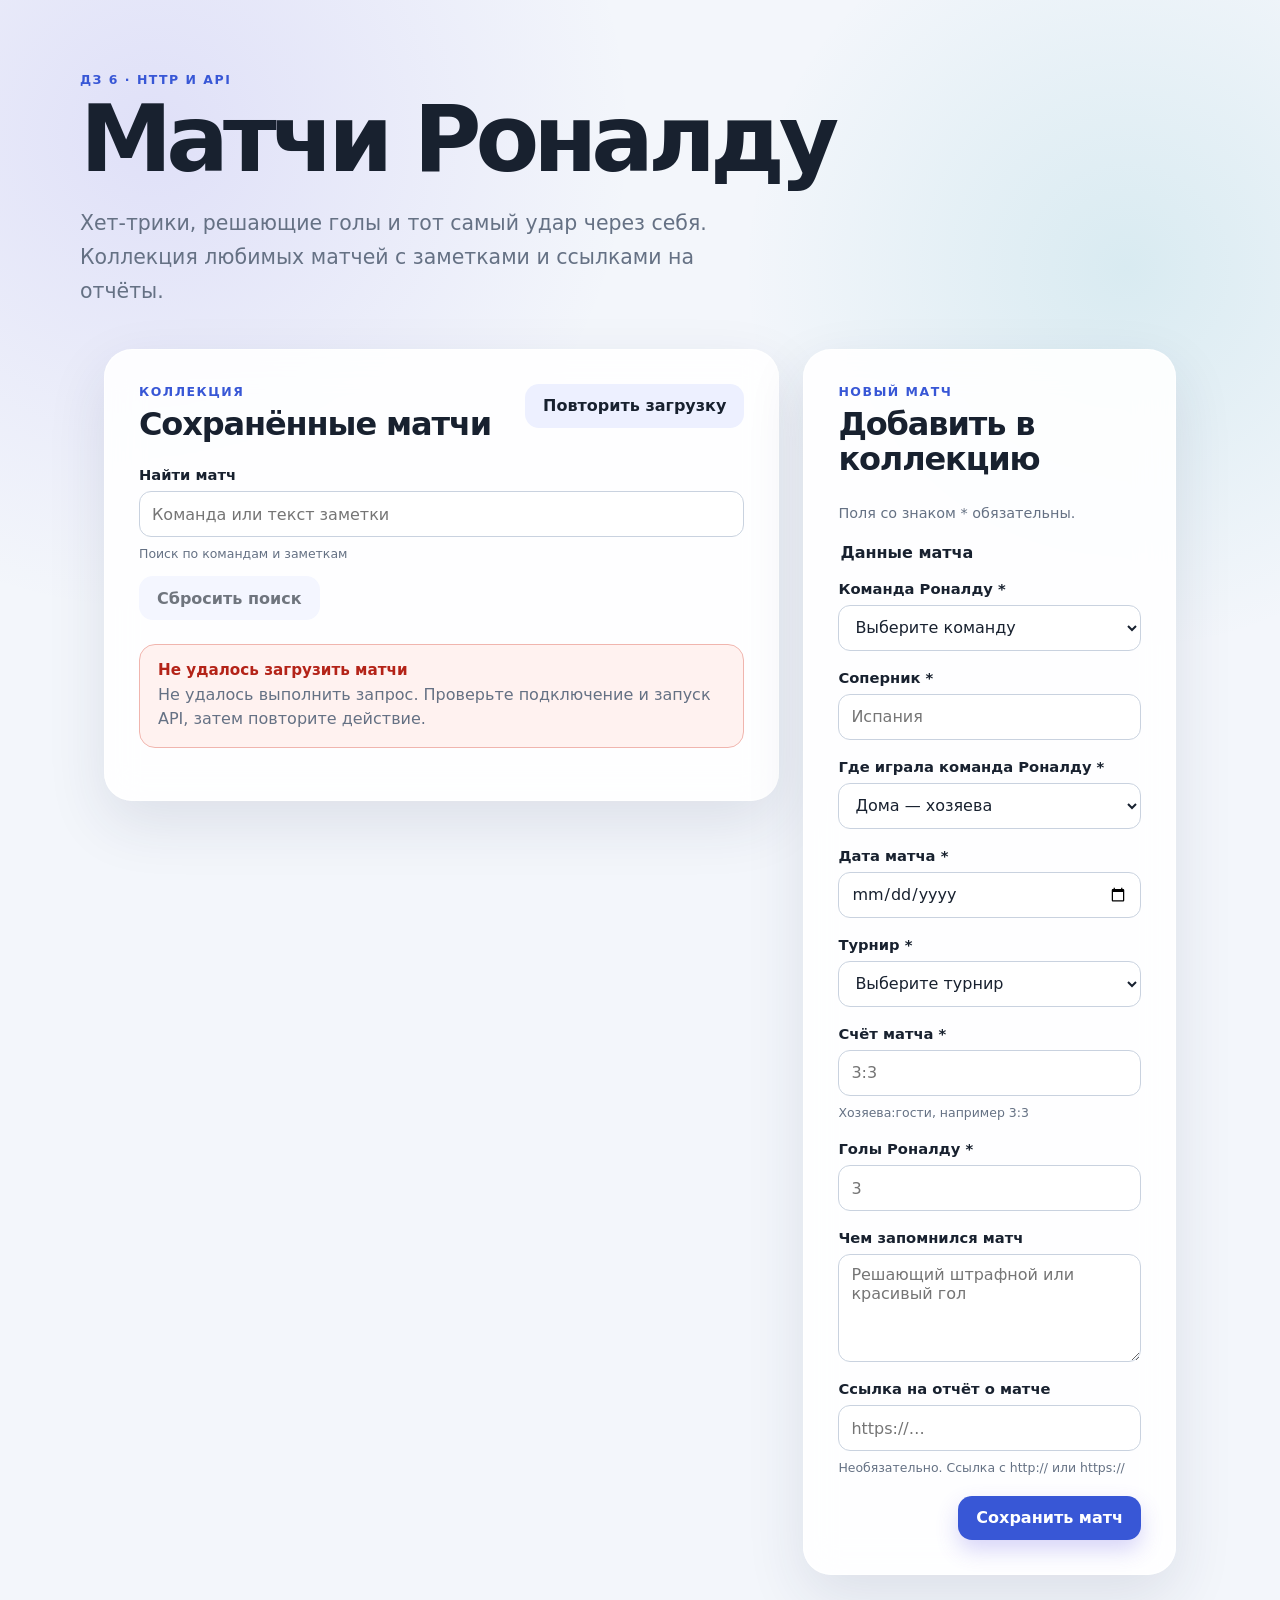
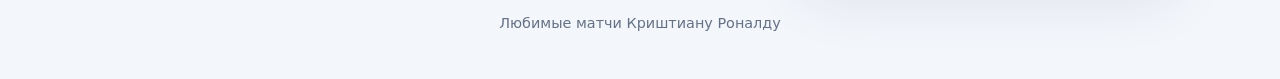
<file: index.html>
<!doctype html>
<html lang="ru">
  <head>
    <meta charset="UTF-8" />
    <meta name="viewport" content="width=device-width, initial-scale=1.0" />
    <meta http-equiv="refresh" content="0; url=./frontend/" />
    <title>Матчи Роналду</title>
    <link rel="icon" href="data:," />
  </head>
  <body>
    <p><a href="./frontend/">Открыть коллекцию матчей Роналду</a></p>
  </body>
</html>
</file>
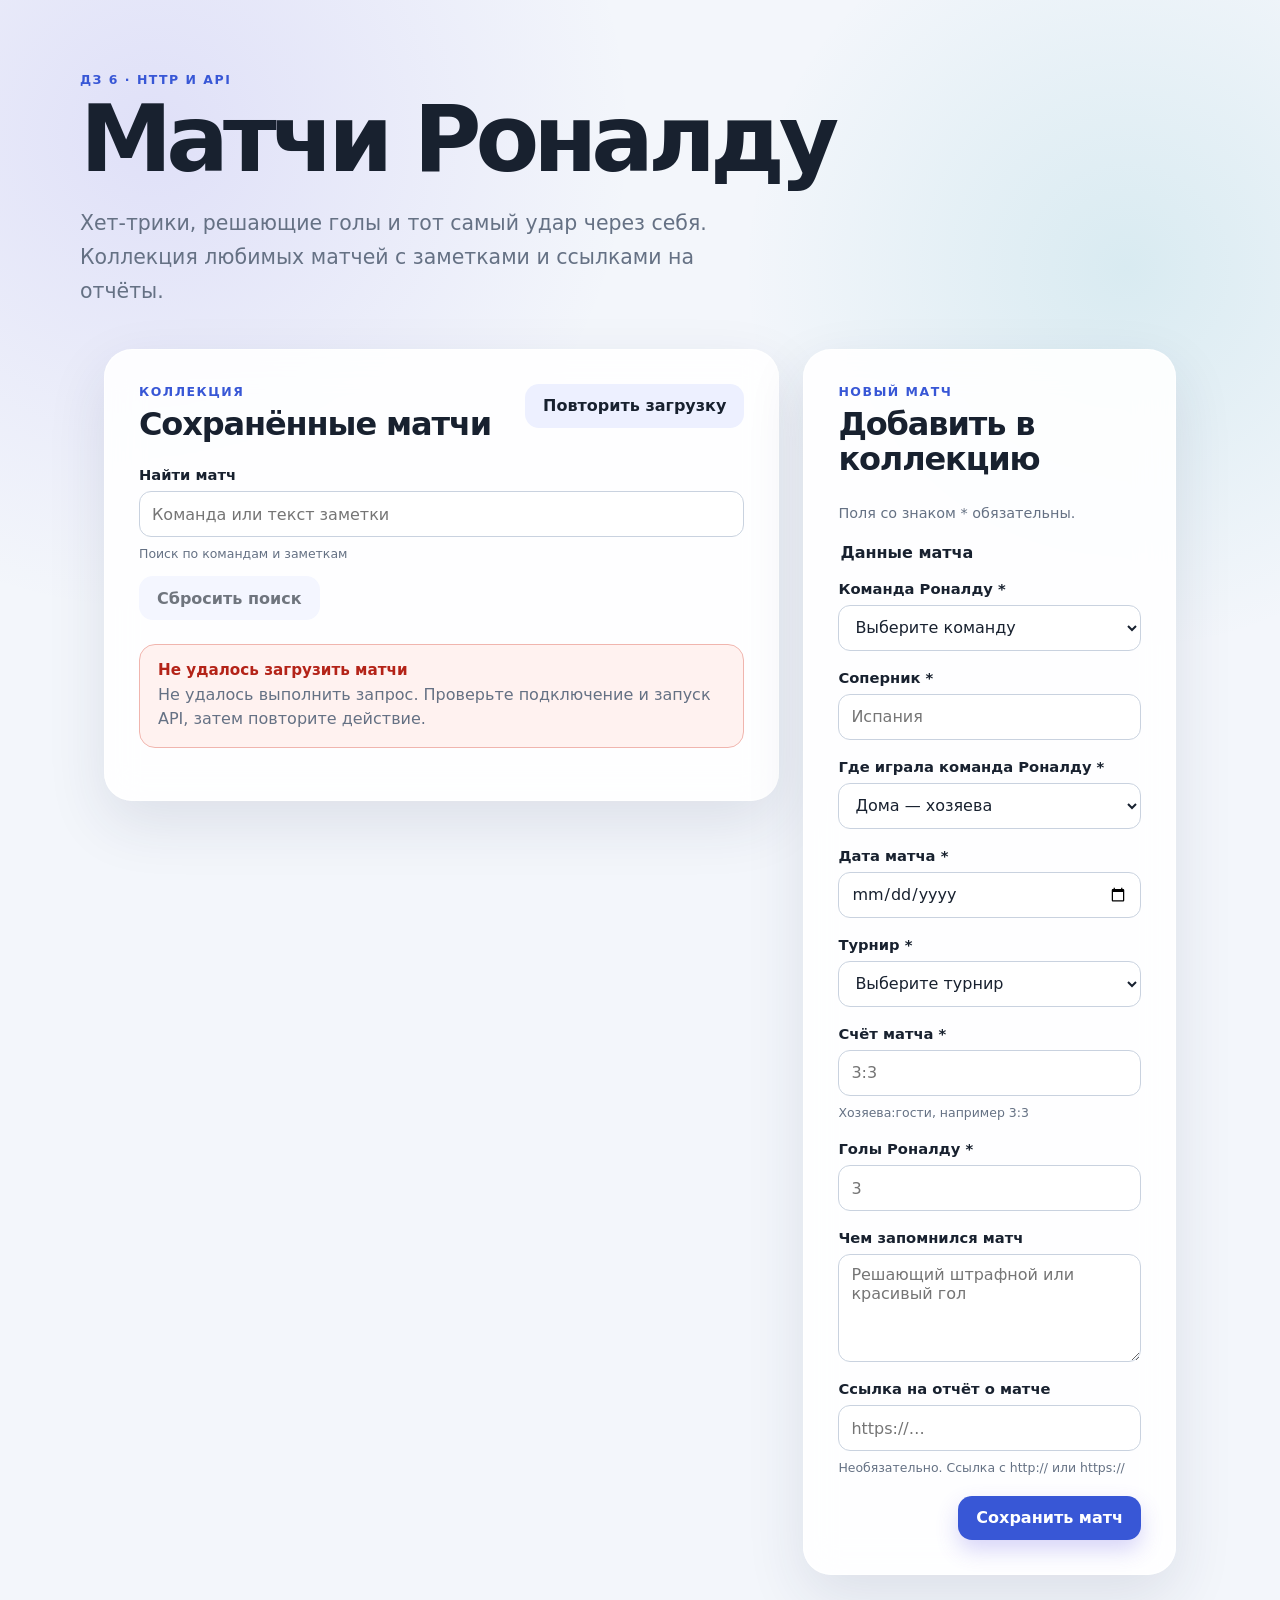
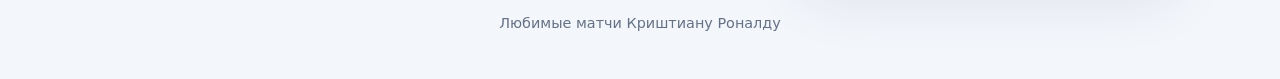
<file: frontend/index.html>
<!doctype html>
<html lang="ru">
  <head>
    <meta charset="UTF-8" />
    <meta name="viewport" content="width=device-width, initial-scale=1.0" />
    <meta
      name="description"
      content="Любимые матчи Криштиану Роналду: счёт, голы и заметки"
    />
    <title>Матчи Роналду</title>
    <link rel="icon" href="data:," />
    <link rel="stylesheet" href="./styles.css" />
    <script src="./script.js" defer></script>
  </head>
  <body>
    <header class="page-header">
      <div class="page-header__content">
        <p class="page-header__eyebrow">ДЗ 6 · HTTP и API</p>
        <h1 class="page-header__title">Матчи Роналду</h1>
        <p class="page-header__lead">
          Хет-трики, решающие голы и тот самый удар через себя.
          Коллекция любимых матчей с заметками и ссылками на отчёты.
        </p>
      </div>
    </header>

    <main class="workspace">
      <section class="panel panel--collection" aria-labelledby="collection-title">
        <div class="panel__header">
          <div>
            <p class="panel__eyebrow">Коллекция</p>
            <h2 class="panel__title" id="collection-title">Сохранённые матчи</h2>
          </div>

          <button class="button button--secondary" type="button" data-action="reload">
            Обновить
          </button>
        </div>

        <div class="search">
          <div class="field">
            <label class="field__label" for="match-search">Найти матч</label>
            <input class="field__control" id="match-search" type="search" maxlength="100"
              placeholder="Команда или текст заметки" aria-describedby="search-hint" />
            <span class="field__hint" id="search-hint">Поиск по командам и заметкам</span>
          </div>
          <button class="button button--secondary" type="button" data-action="clear-search" disabled>
            Сбросить поиск
          </button>
        </div>
        <p class="status" data-ui="action-status" role="status" aria-live="polite" hidden></p>
        <div class="status" data-ui="status" role="status" aria-live="polite">
          <strong class="status__title">Загрузка матчей</strong>
          <span class="status__text">Получаем коллекцию. Подождите немного.</span>
        </div>

        <div class="collection" data-ui="collection" hidden></div>
      </section>

      <section class="panel panel--form" aria-labelledby="form-title">
        <div class="panel__header">
          <div>
            <p class="panel__eyebrow" data-ui="form-kicker">Новый матч</p>
            <h2 class="panel__title" id="form-title">Добавить в коллекцию</h2>
          </div>
        </div>

        <form class="entry-form" data-form="entry">
          <p class="entry-form__hint">Поля со знаком * обязательны.</p>
          <fieldset class="entry-form__fields">
            <legend class="entry-form__legend">Данные матча</legend>
            <div class="field">
              <label class="field__label" for="ronaldo-team">Команда Роналду *</label>
              <select class="field__control" id="ronaldo-team" name="ronaldoTeam" required>
                <option value="">Выберите команду</option>
                <option value="Спортинг">Спортинг</option>
                <option value="Манчестер Юнайтед">Манчестер Юнайтед</option>
                <option value="Реал Мадрид">Реал Мадрид</option>
                <option value="Ювентус">Ювентус</option>
                <option value="Аль-Наср">Аль-Наср</option>
                <option value="Португалия">Португалия</option>
              </select>
            </div>
            <div class="field">
              <label class="field__label" for="opponent">Соперник *</label>
              <input class="field__control" id="opponent" name="opponent" type="text"
                minlength="2" maxlength="80" placeholder="Испания" required />
            </div>
            <div class="field">
              <label class="field__label" for="ronaldo-side">Где играла команда Роналду *</label>
              <select class="field__control" id="ronaldo-side" name="ronaldoSide" required>
                <option value="home">Дома — хозяева</option>
                <option value="away">В гостях</option>
              </select>
            </div>
            <div class="field">
              <label class="field__label" for="match-date">Дата матча *</label>
              <input class="field__control" id="match-date" name="date" type="date" required />
            </div>
            <div class="field">
              <label class="field__label" for="competition">Турнир *</label>
              <select class="field__control" id="competition" name="competition" required>
                <option value="">Выберите турнир</option>
                <option value="world-cup">Чемпионат мира</option>
                <option value="world-cup-qualifiers">Отбор на чемпионат мира</option>
                <option value="champions-league">Лига чемпионов</option>
                <option value="la-liga">Ла Лига</option>
                <option value="other">Другой турнир</option>
              </select>
            </div>
            <div class="field">
              <label class="field__label" for="score">Счёт матча *</label>
              <input class="field__control" id="score" name="score" type="text"
                pattern="[0-9]{1,2}:[0-9]{1,2}" maxlength="5" placeholder="3:3"
                aria-describedby="score-hint" required />
              <span class="field__hint" id="score-hint">Хозяева:гости, например 3:3</span>
            </div>
            <div class="field">
              <label class="field__label" for="goals">Голы Роналду *</label>
              <input class="field__control" id="goals" name="goals" type="number"
                min="0" max="99" step="1" placeholder="3" required />
            </div>
            <div class="field">
              <label class="field__label" for="note">Чем запомнился матч</label>
              <textarea class="field__control" id="note" name="note" maxlength="500"
                placeholder="Решающий штрафной или красивый гол"></textarea>
            </div>
            <div class="field">
              <label class="field__label" for="source">Ссылка на отчёт о матче</label>
              <input class="field__control" id="source" name="source" type="url"
                pattern="https?://.+" maxlength="500" placeholder="https://…"
                aria-describedby="source-hint" />
              <span class="field__hint" id="source-hint">Необязательно. Ссылка с http:// или https://</span>
            </div>
          </fieldset>
          <p class="status" data-ui="form-status" role="status" aria-live="polite" hidden></p>
          <div class="entry-form__actions">
            <button class="button button--primary" type="submit" data-action="submit">
              Сохранить матч
            </button>
            <button class="button button--secondary" type="button" data-action="cancel-edit" hidden>
              Отменить редактирование
            </button>
          </div>
        </form>
      </section>
    </main>

    <footer class="page-footer">
      <p class="page-footer__text">
        Любимые матчи Криштиану Роналду
      </p>
    </footer>
  </body>
</html>
</file>
<file: frontend/styles.css>
:root {
  color-scheme: light;
  --color-ink: #18212f;
  --color-muted: #657184;
  --color-surface: #ffffff;
  --color-soft: #f3f6fb;
  --color-line: #dce3ee;
  --color-primary: #3857d6;
  --color-primary-dark: #2943ad;
  --color-accent: #1b9aaa;
  --color-danger: #b42318;
  --shadow: 0 22px 60px rgba(39, 49, 78, 0.11);
  font-family:
    Inter, ui-sans-serif, system-ui, -apple-system, BlinkMacSystemFont, "Segoe UI",
    sans-serif;
}

* {
  box-sizing: border-box;
}

body {
  min-width: 320px;
  min-height: 100vh;
  margin: 0;
  color: var(--color-ink);
  background:
    radial-gradient(circle at 12% 8%, rgba(91, 76, 226, 0.13), transparent 30rem),
    radial-gradient(circle at 88% 16%, rgba(27, 154, 170, 0.12), transparent 24rem),
    var(--color-soft);
}

button,
input,
select,
textarea {
  font: inherit;
}

button {
  cursor: pointer;
}

button:disabled {
  cursor: wait;
  opacity: 0.62;
}

.page-header {
  padding: 72px 24px 40px;
}

.page-header__content,
.workspace,
.page-footer {
  width: min(1120px, 100%);
  margin-inline: auto;
}

.page-header__eyebrow,
.panel__eyebrow {
  margin: 0 0 8px;
  color: var(--color-primary);
  font-size: 0.78rem;
  font-weight: 800;
  letter-spacing: 0.12em;
  text-transform: uppercase;
}

.page-header__title {
  max-width: 760px;
  margin: 0;
  font-size: clamp(2.7rem, 8vw, 5.8rem);
  line-height: 0.95;
  letter-spacing: -0.065em;
}

.page-header__lead {
  max-width: 700px;
  margin: 24px 0 0;
  color: var(--color-muted);
  font-size: clamp(1rem, 2.4vw, 1.28rem);
  line-height: 1.65;
}

.workspace {
  display: grid;
  grid-template-columns: minmax(0, 1.45fr) minmax(300px, 0.8fr);
  align-items: start;
  gap: 24px;
  padding: 0 24px 40px;
}

.panel {
  min-width: 0;
  padding: clamp(22px, 4vw, 34px);
  border: 1px solid rgba(255, 255, 255, 0.82);
  border-radius: 28px;
  background: rgba(255, 255, 255, 0.9);
  box-shadow: var(--shadow);
  backdrop-filter: blur(18px);
}

.panel__header {
  display: flex;
  align-items: flex-start;
  justify-content: space-between;
  gap: 16px;
}

.panel__title {
  margin: 0;
  font-size: clamp(1.45rem, 3vw, 2rem);
  line-height: 1.12;
  letter-spacing: -0.035em;
}

.button {
  min-height: 44px;
  padding: 10px 18px;
  border: 0;
  border-radius: 14px;
  font-weight: 760;
  transition:
    transform 160ms ease,
    background-color 160ms ease,
    box-shadow 160ms ease;
}

.button:hover:not(:disabled) {
  transform: translateY(-1px);
}

.button:focus-visible,
.field__control:focus-visible {
  outline: 3px solid rgba(91, 76, 226, 0.28);
  outline-offset: 3px;
}

.button--primary {
  color: #ffffff;
  background: var(--color-primary);
  box-shadow: 0 10px 22px rgba(91, 76, 226, 0.24);
}

.button--primary:hover:not(:disabled) {
  background: var(--color-primary-dark);
}

.button--secondary {
  color: var(--color-ink);
  background: #edf0ff;
}

.endpoint {
  display: flex;
  flex-wrap: wrap;
  gap: 8px;
  margin: 24px 0 18px;
  color: var(--color-muted);
  font-size: 0.92rem;
}

.endpoint__value {
  max-width: 100%;
  overflow-wrap: anywhere;
  color: var(--color-primary-dark);
}

.status {
  display: grid;
  gap: 4px;
  margin: 24px 0 18px;
  padding: 16px 18px;
  border: 1px solid var(--color-line);
  border-radius: 16px;
  background: var(--color-soft);
}

.status__title {
  font-size: 0.95rem;
}

.status__text {
  color: var(--color-muted);
  line-height: 1.5;
}

.status--loading {
  border-color: #c8c1ff;
  background: #f2f0ff;
}

.status--success {
  border-color: #a8ded3;
  background: #edf9f6;
}

.status--error {
  border-color: #f0b5ae;
  color: var(--color-danger);
  background: #fff2f0;
}

.collection {
  display: grid;
  grid-template-columns: repeat(2, minmax(0, 1fr));
  gap: 14px;
}

.card {
  min-width: 0;
  padding: 18px;
  border: 1px solid var(--color-line);
  border-radius: 18px;
  background: var(--color-surface);
}

.card__title {
  margin: 0 0 12px;
  overflow-wrap: anywhere;
  font-size: 1.12rem;
}

.card__meta {
  display: grid;
  gap: 7px;
  margin: 0;
  color: var(--color-muted);
  line-height: 1.45;
}

.card__row {
  display: grid;
  gap: 3px;
  min-width: 0;
}

.card__row dt {
  font-size: 0.78rem;
  font-weight: 750;
}

.card__row dd {
  margin: 0;
  color: var(--color-ink);
  overflow-wrap: anywhere;
  white-space: pre-wrap;
}

.card__source {
  color: var(--color-primary-dark);
}

.card__source:focus-visible {
  outline: 3px solid var(--color-primary);
  outline-offset: 3px;
}

.search {
  display: grid;
  gap: 12px;
  margin-top: 24px;
}

.search .button {
  justify-self: start;
}

.card__actions {
  display: flex;
  flex-wrap: wrap;
  gap: 8px;
  margin-top: 18px;
}

.card__actions .button {
  max-width: 100%;
  overflow-wrap: anywhere;
}

.button--danger {
  color: var(--color-danger);
  background: #fff2f0;
}

.card__confirmation {
  margin-top: 12px;
  padding-top: 12px;
  border-top: 1px solid var(--color-line);
}

.card__confirmation p {
  margin: 0;
}

.entry-form {
  display: grid;
  gap: 18px;
  margin-top: 24px;
}

.entry-form__fields {
  display: grid;
  gap: 18px;
  min-width: 0;
  margin: 0;
  padding: 0;
  border: 0;
}

.entry-form__legend {
  margin-bottom: 18px;
  font-weight: 750;
}

.entry-form .status {
  margin: 0;
  overflow-wrap: anywhere;
}

.field__hint {
  color: var(--color-muted);
  font-size: 0.78rem;
  line-height: 1.5;
}

.field__control:disabled {
  opacity: 0.7;
}

.field {
  display: grid;
  gap: 8px;
}

.field__label {
  font-size: 0.92rem;
  font-weight: 740;
}

.field__control {
  width: 100%;
  min-height: 46px;
  padding: 10px 12px;
  border: 1px solid #c9d2df;
  border-radius: 12px;
  color: var(--color-ink);
  background: var(--color-surface);
}

textarea.field__control {
  min-height: 108px;
  resize: vertical;
}

.entry-form__hint {
  margin: 0;
  color: var(--color-muted);
  font-size: 0.9rem;
  line-height: 1.55;
}

.entry-form__actions {
  display: flex;
  flex-wrap: wrap;
  gap: 12px;
  justify-content: flex-end;
}

.page-footer {
  padding: 0 24px 48px;
}

.page-footer__text {
  margin: 0;
  color: var(--color-muted);
  font-size: 0.9rem;
  text-align: center;
}

[hidden] {
  display: none !important;
}

@media (max-width: 820px) {
  .page-header {
    padding-top: 48px;
  }

  .workspace {
    grid-template-columns: 1fr;
  }
}

@media (max-width: 560px) {
  .page-header,
  .workspace,
  .page-footer {
    padding-inline: 16px;
  }

  .panel {
    border-radius: 22px;
  }

  .panel__header {
    align-items: stretch;
    flex-direction: column;
  }

  .collection {
    grid-template-columns: 1fr;
  }

  .button {
    width: 100%;
  }
}
</file>
